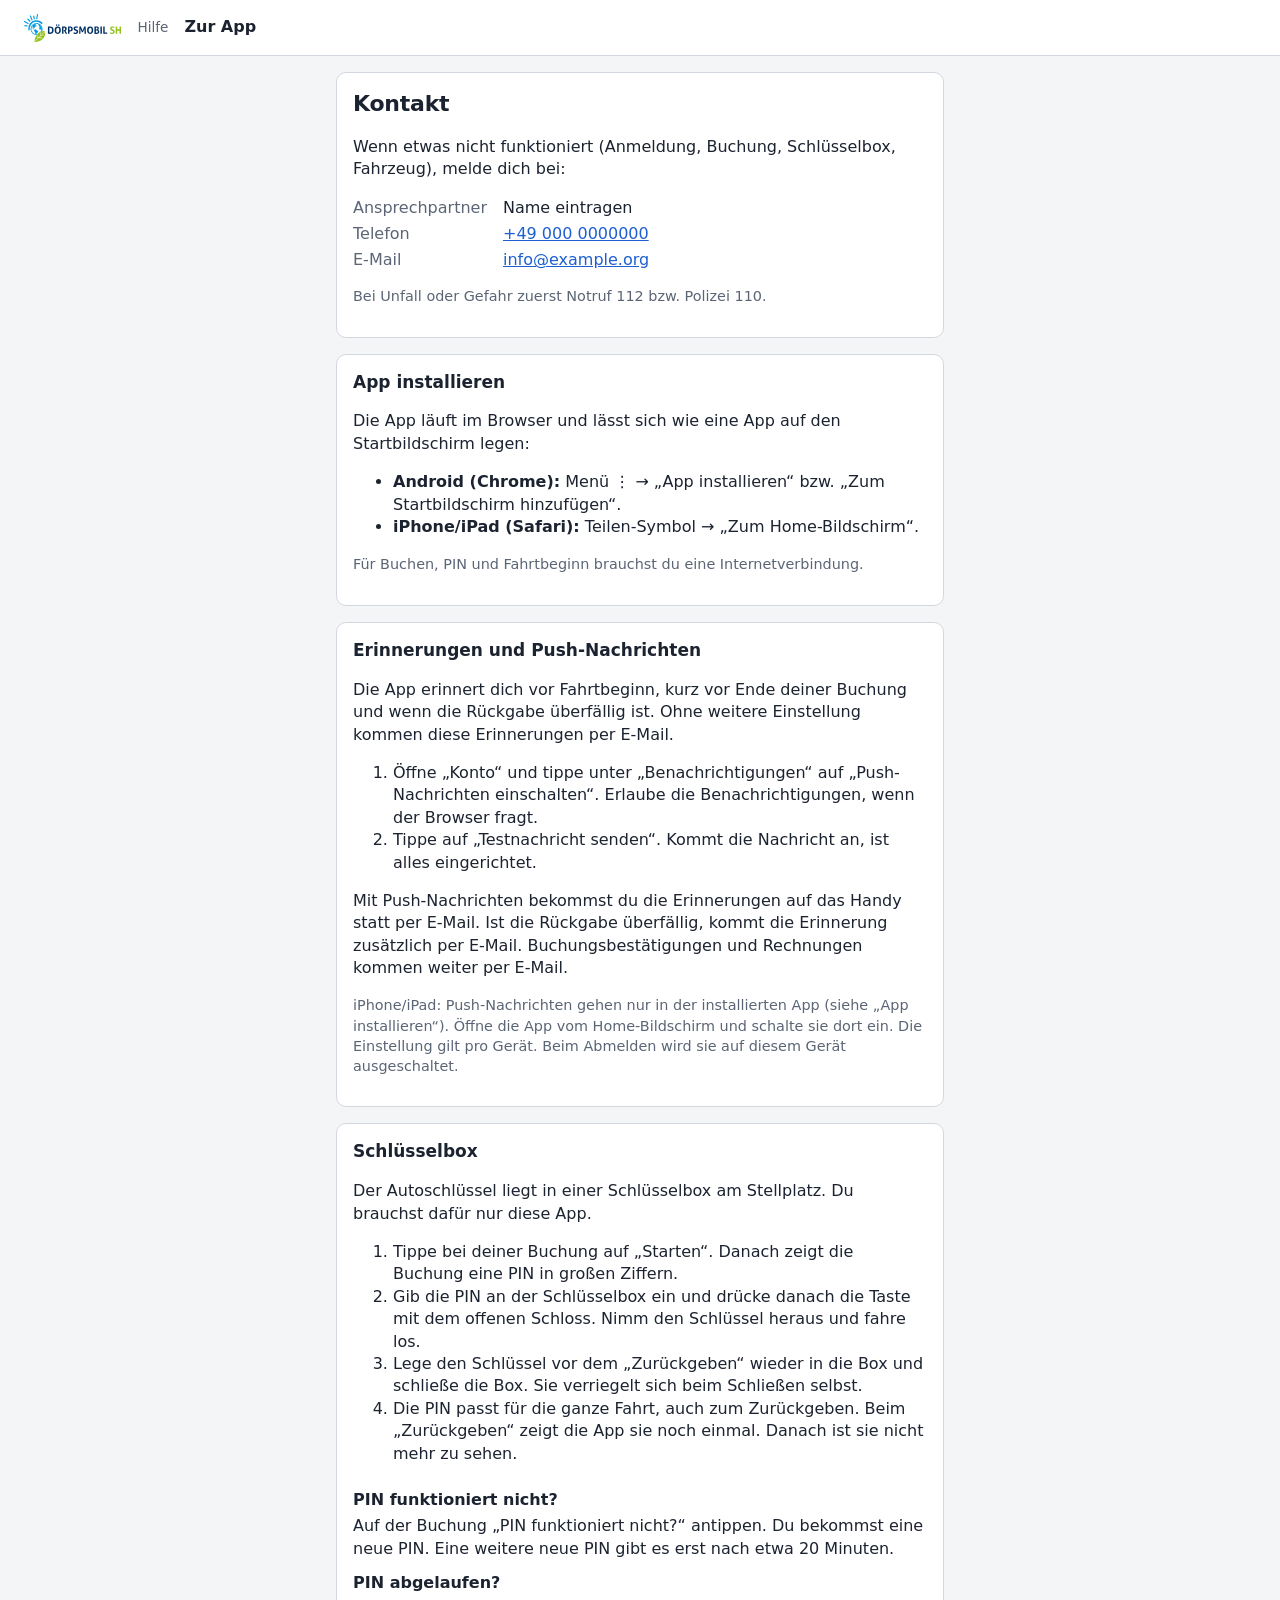
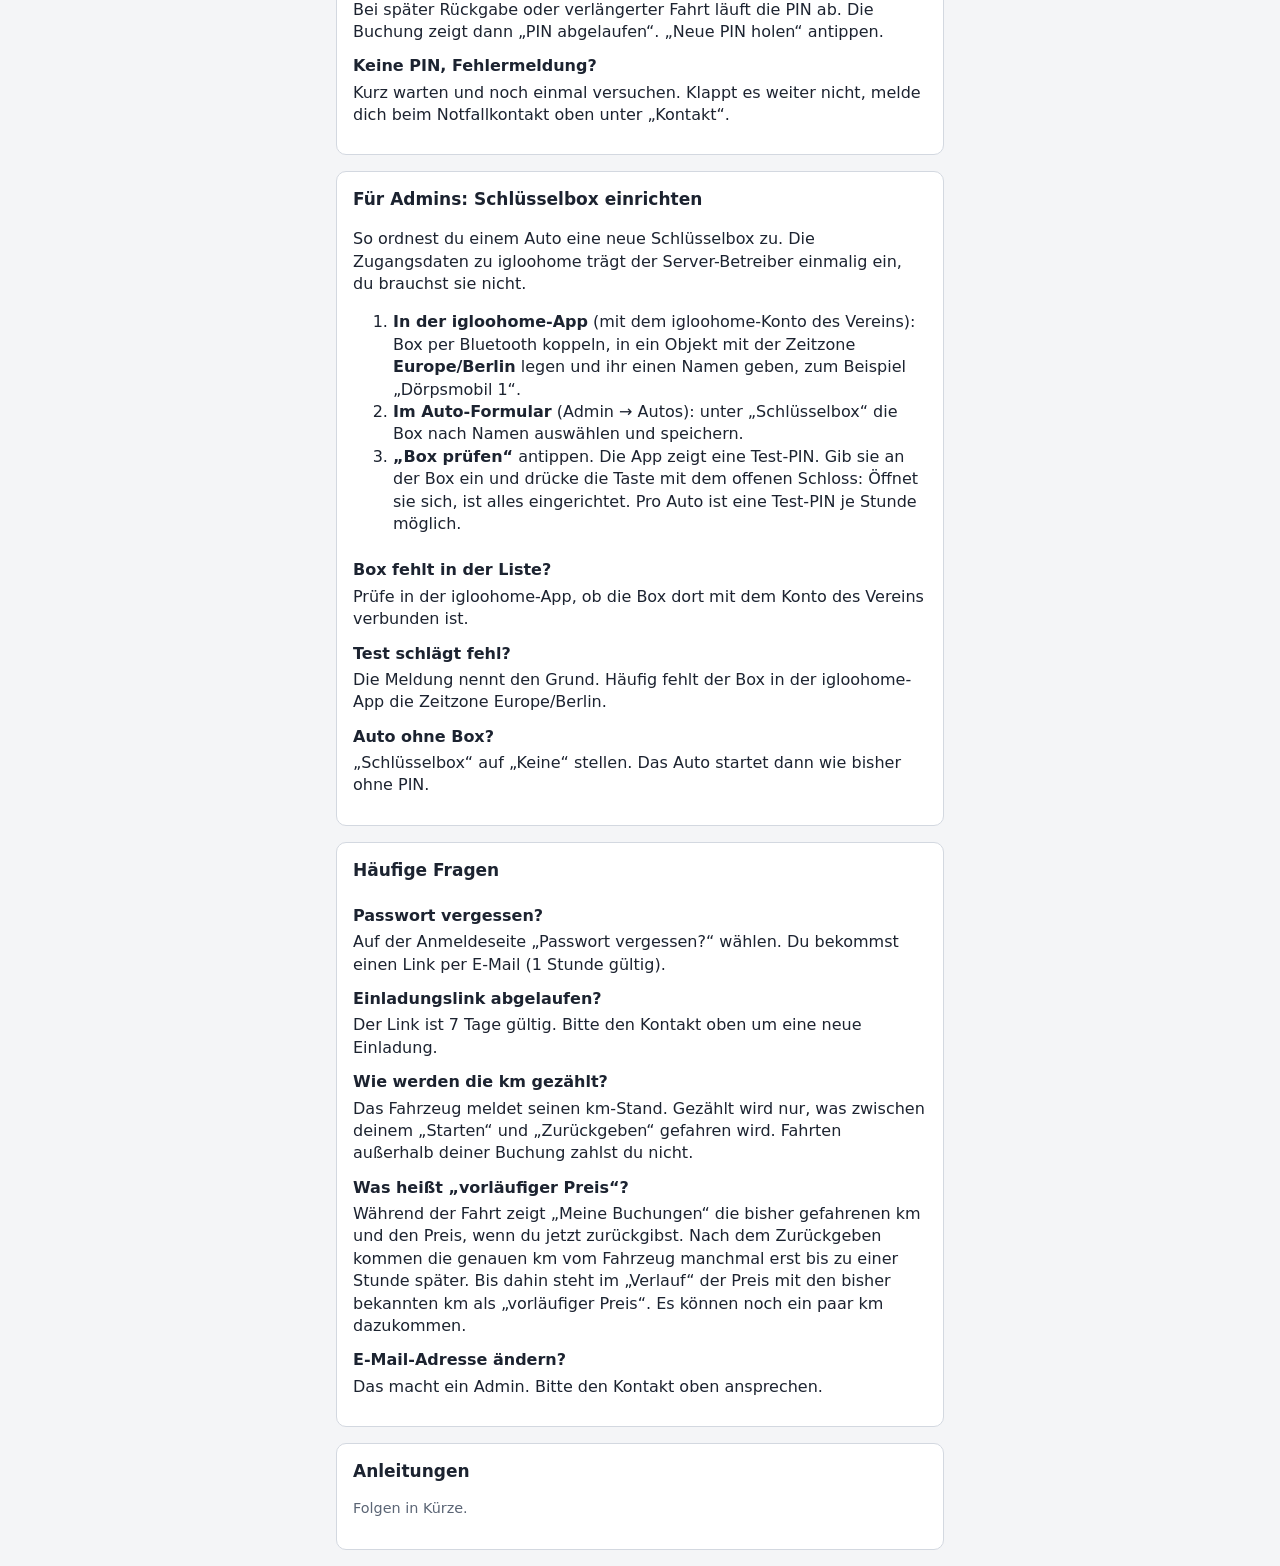
<file: web/help.html>
<!doctype html>
<html lang="de">
<head>
  <meta charset="utf-8">
  <meta name="viewport" content="width=device-width, initial-scale=1">
  <title>Hilfe – Carsharing</title>
  <meta name="theme-color" content="#ffffff" media="(prefers-color-scheme: light)">
  <meta name="theme-color" content="#1c222c" media="(prefers-color-scheme: dark)">
  <link rel="manifest" href="manifest.json">
  <link rel="stylesheet" href="style.css">
</head>
<body>
  <header class="topbar">
    <a class="brand" href="/">
      <picture>
        <source srcset="img/logo-dark.svg" media="(prefers-color-scheme: dark)">
        <img src="img/logo.svg" alt="Dörpsmobil SH" width="97" height="28">
      </picture>
    </a>
    <span class="car-name">Hilfe</span>
    <a class="topbar-link" href="/">Zur App</a>
  </header>
  <main class="view">
    <section class="card">
      <h1>Kontakt</h1>
      <p>Wenn etwas nicht funktioniert (Anmeldung, Buchung, Schlüsselbox, Fahrzeug), melde dich bei:</p>
      <!-- TODO: echte Kontaktdaten eintragen -->
      <dl class="kv">
        <dt>Ansprechpartner</dt><dd>Name eintragen</dd>
        <dt>Telefon</dt><dd><a href="tel:+490000000000">+49 000 0000000</a></dd>
        <dt>E-Mail</dt><dd><a href="mailto:info@example.org">info@example.org</a></dd>
      </dl>
      <p class="hint">Bei Unfall oder Gefahr zuerst Notruf 112 bzw. Polizei 110.</p>
    </section>

    <section class="card">
      <h2>App installieren</h2>
      <p>Die App läuft im Browser und lässt sich wie eine App auf den Startbildschirm legen:</p>
      <ul>
        <li><strong>Android (Chrome):</strong> Menü ⋮ → „App installieren“ bzw. „Zum Startbildschirm hinzufügen“.</li>
        <li><strong>iPhone/iPad (Safari):</strong> Teilen-Symbol → „Zum Home-Bildschirm“.</li>
      </ul>
      <p class="hint">Für Buchen, PIN und Fahrtbeginn brauchst du eine Internetverbindung.</p>
    </section>

    <section class="card" id="benachrichtigungen">
      <h2>Erinnerungen und Push-Nachrichten</h2>
      <p>Die App erinnert dich vor Fahrtbeginn, kurz vor Ende deiner Buchung und wenn die Rückgabe überfällig ist. Ohne weitere Einstellung kommen diese Erinnerungen per E-Mail.</p>
      <ol>
        <li>Öffne „Konto“ und tippe unter „Benachrichtigungen“ auf „Push-Nachrichten einschalten“. Erlaube die Benachrichtigungen, wenn der Browser fragt.</li>
        <li>Tippe auf „Testnachricht senden“. Kommt die Nachricht an, ist alles eingerichtet.</li>
      </ol>
      <p>Mit Push-Nachrichten bekommst du die Erinnerungen auf das Handy statt per E-Mail. Ist die Rückgabe überfällig, kommt die Erinnerung zusätzlich per E-Mail. Buchungsbestätigungen und Rechnungen kommen weiter per E-Mail.</p>
      <p class="hint">iPhone/iPad: Push-Nachrichten gehen nur in der installierten App (siehe „App installieren“). Öffne die App vom Home-Bildschirm und schalte sie dort ein. Die Einstellung gilt pro Gerät. Beim Abmelden wird sie auf diesem Gerät ausgeschaltet.</p>
    </section>

    <section class="card" id="schluesselbox">
      <h2>Schlüsselbox</h2>
      <p>Der Autoschlüssel liegt in einer Schlüsselbox am Stellplatz. Du brauchst dafür nur diese App.</p>
      <ol>
        <li>Tippe bei deiner Buchung auf „Starten“. Danach zeigt die Buchung eine PIN in großen Ziffern.</li>
        <li>Gib die PIN an der Schlüsselbox ein und drücke danach die Taste mit dem offenen Schloss. Nimm den Schlüssel heraus und fahre los.</li>
        <li>Lege den Schlüssel vor dem „Zurückgeben“ wieder in die Box und schließe die Box. Sie verriegelt sich beim Schließen selbst.</li>
        <li>Die PIN passt für die ganze Fahrt, auch zum Zurückgeben. Beim „Zurückgeben“ zeigt die App sie noch einmal. Danach ist sie nicht mehr zu sehen.</li>
      </ol>
      <dl class="kv faq">
        <dt>PIN funktioniert nicht?</dt>
        <dd>Auf der Buchung „PIN funktioniert nicht?“ antippen. Du bekommst eine neue PIN. Eine weitere neue PIN gibt es erst nach etwa 20 Minuten.</dd>
        <dt>PIN abgelaufen?</dt>
        <dd>Bei später Rückgabe oder verlängerter Fahrt läuft die PIN ab. Die Buchung zeigt dann „PIN abgelaufen“. „Neue PIN holen“ antippen.</dd>
        <dt>Keine PIN, Fehlermeldung?</dt>
        <dd>Kurz warten und noch einmal versuchen. Klappt es weiter nicht, melde dich beim Notfallkontakt oben unter „Kontakt“.</dd>
      </dl>
    </section>

    <section class="card" id="schluesselbox-einrichten">
      <h2>Für Admins: Schlüsselbox einrichten</h2>
      <p>So ordnest du einem Auto eine neue Schlüsselbox zu. Die Zugangsdaten zu igloohome trägt der Server-Betreiber einmalig ein, du brauchst sie nicht.</p>
      <ol>
        <li><strong>In der igloohome-App</strong> (mit dem igloohome-Konto des Vereins): Box per Bluetooth koppeln, in ein Objekt mit der Zeitzone <strong>Europe/Berlin</strong> legen und ihr einen Namen geben, zum Beispiel „Dörpsmobil 1“.</li>
        <li><strong>Im Auto-Formular</strong> (Admin → Autos): unter „Schlüsselbox“ die Box nach Namen auswählen und speichern.</li>
        <li><strong>„Box prüfen“</strong> antippen. Die App zeigt eine Test-PIN. Gib sie an der Box ein und drücke die Taste mit dem offenen Schloss: Öffnet sie sich, ist alles eingerichtet. Pro Auto ist eine Test-PIN je Stunde möglich.</li>
      </ol>
      <dl class="kv faq">
        <dt>Box fehlt in der Liste?</dt>
        <dd>Prüfe in der igloohome-App, ob die Box dort mit dem Konto des Vereins verbunden ist.</dd>
        <dt>Test schlägt fehl?</dt>
        <dd>Die Meldung nennt den Grund. Häufig fehlt der Box in der igloohome-App die Zeitzone Europe/Berlin.</dd>
        <dt>Auto ohne Box?</dt>
        <dd>„Schlüsselbox“ auf „Keine“ stellen. Das Auto startet dann wie bisher ohne PIN.</dd>
      </dl>
    </section>

    <section class="card">
      <h2>Häufige Fragen</h2>
      <dl class="kv faq">
        <dt>Passwort vergessen?</dt>
        <dd>Auf der Anmeldeseite „Passwort vergessen?“ wählen. Du bekommst einen Link per E-Mail (1 Stunde gültig).</dd>
        <dt>Einladungslink abgelaufen?</dt>
        <dd>Der Link ist 7 Tage gültig. Bitte den Kontakt oben um eine neue Einladung.</dd>
        <dt>Wie werden die km gezählt?</dt>
        <dd>Das Fahrzeug meldet seinen km-Stand. Gezählt wird nur, was zwischen deinem „Starten“ und „Zurückgeben“ gefahren wird. Fahrten außerhalb deiner Buchung zahlst du nicht.</dd>
        <dt>Was heißt „vorläufiger Preis“?</dt>
        <dd>Während der Fahrt zeigt „Meine Buchungen“ die bisher gefahrenen km und den Preis, wenn du jetzt zurückgibst. Nach dem Zurückgeben kommen die genauen km vom Fahrzeug manchmal erst bis zu einer Stunde später. Bis dahin steht im „Verlauf“ der Preis mit den bisher bekannten km als „vorläufiger Preis“. Es können noch ein paar km dazukommen.</dd>
        <dt>E-Mail-Adresse ändern?</dt>
        <dd>Das macht ein Admin. Bitte den Kontakt oben ansprechen.</dd>
      </dl>
    </section>

    <section class="card">
      <h2>Anleitungen</h2>
      <p class="hint">Folgen in Kürze.</p>
    </section>
  </main>
</body>
</html>
</file>
<file: web/style.css>
:root {
  --bg: #f4f5f7; --fg: #1c2330; --muted: #5b6575; --card: #fff;
  --accent: #1d5fd1; --accent-fg: #fff; --accent-soft: #e8f0fd; --accent-text: #174ba6;
  --border: #d3d8e0; --line: #eef0f3;
  --danger: #b3261e; --ok: #1b7a3d; --ok-soft: #dff3e6; --ok-text: #15612f;
  --warn: #d97706; --warn-soft: #fff4e0; --warn-text: #8a4b00;
  --input-bg: #fff; --hover: #e8f0fd; --inactive: #eef0f3;
  --other: #e4e8ee; --other-fg: #3d4756; --shadow: rgba(0,0,0,.15);
  --r-ctl: 8px; --r-card: 10px; --tabbar-h: 76px;
  color-scheme: light dark;
}
@media (prefers-color-scheme: dark) {
  :root {
    --bg: #12161c; --fg: #e6e9ef; --muted: #9aa4b2; --card: #1c222c;
    --accent: #5b9bff; --accent-fg: #0b1220; --accent-soft: #23324a; --accent-text: #8ab8ff;
    --border: #343c4a; --line: #2a3240;
    --danger: #ff8a80; --ok: #6fd08c; --ok-soft: #173b25; --ok-text: #6fd08c;
    --warn: #f0a93b; --warn-soft: #3d2e12; --warn-text: #f0c070;
    --input-bg: #12161c; --hover: #23324a; --inactive: #171b22;
    --other: #2a3240; --other-fg: #c9d1dd; --shadow: rgba(0,0,0,.5);
  }
}
* { box-sizing: border-box; }
body { margin: 0; background: var(--bg); color: var(--fg);
  font: 16px/1.4 system-ui, -apple-system, "Segoe UI", Roboto, sans-serif; }
a { color: var(--accent); }
[hidden] { display: none !important; }

/* Top bar: brand left, car name, menu (inline on desktop, bottom sheet on mobile). */
.topbar { position: sticky; top: 0; z-index: 10; display: flex; align-items: center; gap: 16px;
  height: 56px; padding: 0 16px; background: var(--card); color: var(--fg); border-bottom: 1px solid var(--border); }
.brand { display: inline-flex; align-items: center; min-height: 44px; }
.brand img { height: 28px; width: auto; display: block; }
.car-name { margin-left: auto; font-size: .85rem; color: var(--muted); white-space: nowrap; overflow: hidden; text-overflow: ellipsis; }
.topbar-link { color: inherit; font-weight: 600; text-decoration: none; padding: .5rem 0; min-height: 44px; display: inline-flex; align-items: center; }

.menu { position: fixed; left: 0; right: 0; bottom: calc(var(--tabbar-h) + env(safe-area-inset-bottom)); z-index: 20;
  display: flex; flex-direction: column; padding: 8px 0; background: var(--card);
  border-top: 1px solid var(--border); border-radius: 12px 12px 0 0; box-shadow: 0 -6px 16px var(--shadow); }
.menu a, .menu button { display: block; padding: 14px 20px; text-align: left; font: inherit; color: var(--fg);
  background: none; border: 0; text-decoration: none; cursor: pointer; }
.menu .in-tabs { display: none; }

.tabbar { position: fixed; left: 0; right: 0; bottom: 0; z-index: 20; display: grid;
  grid-template-columns: repeat(5, minmax(0, 1fr)); padding: 6px 4px calc(14px + env(safe-area-inset-bottom));
  background: var(--card); border-top: 1px solid var(--border); }
.tab { display: flex; flex-direction: column; align-items: center; justify-content: center; gap: 3px; min-height: 44px;
  padding: 0; font: inherit; font-size: 11px; font-weight: 500; color: var(--muted); text-decoration: none;
  background: none; border: 0; cursor: pointer; }
.tab svg { width: 24px; height: 24px; }
.tab[aria-current="page"], .tab[aria-expanded="true"] { color: var(--accent); font-weight: 600; }
body.tabs .view { padding-bottom: calc(var(--tabbar-h) + 16px + env(safe-area-inset-bottom)); }

@media (min-width: 900px) {
  .topbar { padding: 0 24px; }
  .car-name { margin-left: 0; }
  .tabbar { display: none !important; }
  .menu, .menu[hidden] { display: flex !important; position: static; flex: 1 1 auto; min-width: 0; flex-direction: row;
    flex-wrap: wrap; gap: 4px; padding: 0; background: none; border: 0; border-radius: 0; box-shadow: none; }
  .menu .in-tabs { display: block; }
  .menu a, .menu button { padding: 8px 12px; border-radius: 6px; font-size: .9rem; font-weight: 500; }
  .menu a[aria-current="page"] { color: var(--accent); background: var(--accent-soft); font-weight: 600; }
  .menu button { margin-left: auto; border: 1px solid var(--border); }
  body.tabs .view { padding-bottom: 24px; }
}

/* Layout and cards */
.view { max-width: 40rem; margin: 0 auto; padding: 16px; }
.view.wide { max-width: 72rem; }
.view.admin { max-width: 80rem; }
.card { background: var(--card); border: 1px solid var(--border); border-radius: var(--r-card); padding: 16px; }
.view h1 { margin: 4px 0 12px; font-size: 1.375rem; font-weight: 600; letter-spacing: -.01em; }
.card h1 { margin-top: 0; }
.view h2 { font-size: 1.0625rem; font-weight: 600; margin-top: 0; }
.view .card + .card, .view button.primary + .card, .view form.card { margin-top: 1rem; }
.view form.card button.btn { margin-top: .5rem; }
.hint { color: var(--muted); font-size: .9rem; }
.error { color: var(--danger); }
.warn { color: var(--danger); font-weight: 600; }
.success { color: var(--ok); }
.placeholder { color: var(--muted); text-align: center; padding: 2rem 0; }

/* Forms */
label { display: block; margin-bottom: 12px; color: var(--muted); font-size: .85rem; font-weight: 600; }
input, select, textarea { display: block; width: 100%; min-width: 0; margin-top: 4px; padding: 0 10px; min-height: 44px;
  font: inherit; font-weight: 400; color: var(--fg); background: var(--input-bg); border: 1px solid var(--border); border-radius: var(--r-ctl); }
textarea { padding: 10px; min-height: 88px; }
/* iOS Safari gives date inputs a fixed native width that ignores width: 100% and spills into the
   next grid column; without the native look the input takes its column's width. */
@supports (-webkit-touch-callout: none) { input[type="date"] { -webkit-appearance: none; appearance: none; } }
input::-webkit-date-and-time-value { text-align: left; }
input[type="checkbox"] { width: 20px; height: 20px; min-height: 0; margin: 0; accent-color: var(--accent); }
label.check { display: flex; align-items: center; gap: 10px; color: var(--fg); font-weight: 400; font-size: .95rem; }
label.check input { display: inline-block; width: 20px; }
.field-group { margin-bottom: 14px; }
.field-group > span { display: block; font-size: .85rem; font-weight: 600; color: var(--muted); margin-bottom: 6px; }
.field-row { display: grid; grid-template-columns: repeat(2, minmax(0, 1fr)); gap: 8px; }
.field-row label { margin: 0; font-size: .75rem; font-weight: 500; }
.chips { display: flex; gap: 8px; flex-wrap: wrap; margin-bottom: 14px; }
.chip { min-height: 36px; padding: 0 12px; font: inherit; font-size: .85rem; font-weight: 500; color: var(--fg);
  background: var(--card); border: 1px solid var(--border); border-radius: 999px; cursor: pointer; }
.estimate { display: flex; align-items: baseline; justify-content: space-between; gap: 8px; padding: 12px 14px;
  border-radius: 8px; background: var(--accent-soft); margin-bottom: 12px; }
.estimate .label { font-size: .9rem; }
.estimate .total { font-size: 1.25rem; font-weight: 700; color: var(--accent-text); font-variant-numeric: tabular-nums; }
.estimate-details { margin-bottom: 12px; }
.est-toggle { display: inline-block; margin-bottom: 14px; }
.form-foot { display: flex; flex-direction: column; gap: 10px; margin-top: 8px; }
.quiet { display: flex; align-items: center; justify-content: center; min-height: 32px; font-size: .9rem; color: var(--muted); text-decoration: none; }

/* Buttons */
.btn, button.danger, button.soft, .dialog-actions button, table.data button, .cal-btn {
  display: inline-flex; align-items: center; justify-content: center; gap: 8px; min-height: 44px; padding: 0 14px;
  font: inherit; font-weight: 500; color: var(--fg); background: var(--card); border: 1px solid var(--border);
  border-radius: var(--r-ctl); text-decoration: none; cursor: pointer; }
button.danger { color: var(--danger); }
button.soft { min-height: 36px; padding: 0 12px; font-size: .9rem; font-weight: 600; color: var(--accent-text); background: var(--accent-soft); border: 0; border-radius: 6px; }
button.primary, .btn.primary { display: inline-flex; align-items: center; justify-content: center; gap: 8px; width: 100%;
  min-height: 44px; padding: 0 16px; font: inherit; font-weight: 600; color: var(--accent-fg); background: var(--accent);
  border: 0; border-radius: var(--r-ctl); text-decoration: none; cursor: pointer; }
button.primary svg { width: 18px; height: 18px; }
button:disabled { opacity: .6; cursor: default; }
button.link { background: none; border: 0; padding: 0; color: var(--accent); text-decoration: underline; cursor: pointer; font: inherit; min-height: 0; width: auto; }
.pin-field { margin: .5rem 0; padding: 8px 12px 10px; background: var(--input-bg); border: 1px solid var(--border); border-radius: var(--r-ctl); }
.pin-label { display: block; font-size: .85rem; font-weight: 600; color: var(--muted); }
.pin-row { display: flex; flex-wrap: wrap; align-items: center; gap: .1em .35em; font-size: clamp(1.75rem, 9vw, 2.75rem); line-height: 1.2; }
.pin-digits { display: inline-flex; flex-wrap: wrap; gap: 0 .3em; font-family: ui-monospace, SFMono-Regular, Menlo, Consolas, monospace; font-weight: 700; letter-spacing: .04em; color: var(--fg); white-space: nowrap; }
.pin-key { display: inline-flex; align-items: center; justify-content: center; flex: none; width: 1.15em; height: 1.15em; color: var(--fg); border: 2px solid var(--border); border-radius: 10px; }
.pin-key svg { width: .7em; height: .7em; }
.pin-box { margin-top: .5rem; }
.dialog-actions { display: flex; gap: .5rem; flex-wrap: wrap; }
@media (min-width: 900px) { form.card button.primary, .page-head button.primary { width: auto; } }

.badge { display: inline-block; padding: 1px 10px; border-radius: 999px; background: var(--inactive); color: var(--fg);
  font-size: .75rem; font-weight: 600; line-height: 1.5; white-space: nowrap; }
.badge.ok { background: var(--ok-soft); color: var(--ok-text); }
.badge.accent { background: var(--accent-soft); color: var(--accent-text); }
.badge.warn { background: var(--warn-soft); color: var(--warn-text); }
.dot { display: inline-block; width: 8px; height: 8px; border-radius: 50%; margin-right: 6px; vertical-align: middle; background: var(--muted); }
.dot.ok { background: var(--ok); }
.dot.warn { background: var(--warn); }

/* Booking cards (my bookings, history, admin cars) */
.booking { display: flex; flex-direction: column; gap: 12px; margin-bottom: 12px; }
.booking p { margin: 0; }
.booking-head { display: flex; gap: 14px; align-items: flex-start; }
.date-block { width: 48px; flex-shrink: 0; text-align: center; padding: 6px 0; border-radius: 8px; background: var(--inactive); color: var(--fg); line-height: 1.2; }
.date-block .wd, .date-block .mo { font-size: 11px; font-weight: 600; text-transform: uppercase; letter-spacing: .04em; color: var(--muted); }
.date-block .d { font-size: 22px; font-weight: 700; line-height: 1.1; }
.date-block.today { background: var(--accent-soft); color: var(--accent); }
.date-block.today .wd, .date-block.today .mo { color: inherit; }
.booking-main { flex: 1 1 auto; min-width: 0; display: flex; flex-direction: column; gap: 2px; }
.booking-top { display: flex; align-items: center; justify-content: space-between; gap: 8px; }
.booking-time { font-weight: 600; font-size: 1.0625rem; font-variant-numeric: tabular-nums; }
.booking-car { color: var(--muted); font-size: .9rem; }
.booking-actions { display: flex; gap: 8px; flex-wrap: wrap; }
.booking-actions > * { flex: 1 1 auto; }
@media (min-width: 900px) { .booking-actions > * { flex: 0 1 auto; } }

dialog.confirm { width: calc(100% - 2rem); max-width: 24rem; padding: 20px; background: var(--card); color: var(--fg); border: 1px solid var(--border); border-radius: var(--r-card); }
/* Buttons stacked full width, the main action (last in the markup) on top. */
dialog.confirm .dialog-actions { flex-direction: column-reverse; gap: 10px; margin-top: 1.25rem; }
dialog.confirm .dialog-actions button { width: 100%; }
dialog.confirm .dialog-actions button.primary { min-height: 52px; font-size: 1.1rem; }
dialog.confirm h2 { margin-top: 0; }
dialog.confirm label { display: block; margin-bottom: .75rem; }

/* Calendar */
.cal-bar { display: flex; flex-wrap: wrap; gap: 8px; align-items: center; justify-content: space-between; margin-bottom: 12px; }
.cal-bar select { margin: 0; width: auto; }
.cal-nav { display: flex; gap: 6px; align-items: center; }
.cal-btn { min-width: 44px; padding: 0 10px; font-size: 1.25rem; }
.cal-btn.today { font-size: .9rem; font-weight: 600; color: var(--accent); }
.cal-title { font-weight: 600; margin-left: 4px; }
.cal-grid { display: grid; gap: 1px; background: var(--border); border: 1px solid var(--border); border-radius: var(--r-card); overflow: hidden; }
.cal-corner, .cal-head, .cal-time { background: var(--card); font-size: .75rem; color: var(--muted); }
.cal-head { text-align: center; padding: 6px 0; font-weight: 600; }
.cal-head.today { color: var(--accent); }
.cal-time { padding: 0 4px; min-height: 28px; font-variant-numeric: tabular-nums; }
.cal-cell { min-height: 28px; padding: 0 .25rem; border: 0; font: inherit; font-size: .75rem;
  text-align: left; overflow: hidden; white-space: nowrap; display: block; width: 100%; }
.cal-cell.free { background: var(--card); cursor: pointer; }
.cal-cell.free:hover:not(:disabled) { background: var(--hover); }
.cal-cell.free:disabled { background: var(--inactive); cursor: default; }
.cal-cell.own { background: var(--accent); color: var(--accent-fg); cursor: pointer; font-weight: 600; }
.cal-cell.other { background: var(--other); color: var(--other-fg); }
.cal-cell.gap { background: var(--inactive); }
.cal-cell.now { box-shadow: inset 0 2px 0 var(--danger); }
.cal-cta { margin-top: 12px; }
@media (min-width: 700px) { .btn.cal-cta { display: none; } } /* .btn: must beat .btn.primary { display: inline-flex } */

/* Admin: section nav (sidebar on desktop), page header, filters, tables */
.subnav { display: flex; gap: 4px; overflow-x: auto; margin-bottom: 16px; padding-bottom: 4px; scrollbar-width: none; }
.subnav::-webkit-scrollbar { display: none; }
.subnav-title { display: none; }
.subnav a { display: flex; align-items: center; gap: 8px; padding: 8px 12px; border-radius: 8px; font-size: .9rem; font-weight: 500;
  color: var(--fg); text-decoration: none; white-space: nowrap; }
.subnav a[aria-current="page"] { color: var(--accent); background: var(--accent-soft); font-weight: 600; }
.subnav svg { width: 20px; height: 20px; flex-shrink: 0; }
.admin-main { min-width: 0; }
@media (min-width: 900px) {
  .view.admin { display: grid; grid-template-columns: 220px minmax(0, 1fr); gap: 24px; align-items: start; padding: 24px; }
  .subnav { flex-direction: column; overflow: visible; position: sticky; top: 76px; margin: 0; padding: 0; }
  .subnav-title { display: block; padding: 0 12px 8px; font-size: .75rem; font-weight: 600; text-transform: uppercase; letter-spacing: .06em; color: var(--muted); }
  .subnav a { padding: 10px 12px; }
}
.page-head { display: flex; flex-wrap: wrap; align-items: center; justify-content: space-between; gap: 12px; margin-bottom: 16px; }
.page-head h1 { margin: 0; }
.page-head .sub { display: block; font-size: .9rem; color: var(--muted); }
.page-head .actions { display: flex; gap: 8px; flex-wrap: wrap; }
.filter-bar { display: flex; flex-wrap: wrap; gap: 8px; align-items: center; margin-bottom: 16px; }
.filter-bar label { margin: 0; flex: 1 1 10rem; }
.filter-bar input, .filter-bar select { margin: 0; }
.filter-bar label.check { flex: 0 0 auto; }
.filter-bar .search { flex: 1 1 240px; }
.table-wrap { overflow-x: auto; margin-bottom: 16px; background: var(--card); border: 1px solid var(--border); border-radius: var(--r-card); }
table.data { width: 100%; border-collapse: collapse; font-size: .9rem; }
table.data th { padding: 12px 16px; text-align: left; font-size: .75rem; font-weight: 600; text-transform: uppercase; letter-spacing: .04em;
  color: var(--muted); border-bottom: 1px solid var(--border); white-space: nowrap; }
table.data td { padding: 12px 16px; border-bottom: 1px solid var(--line); vertical-align: middle; white-space: nowrap; }
table.data tr:last-child td { border-bottom: 0; }
table.data td.actions { display: flex; gap: 6px; flex-wrap: wrap; justify-content: flex-end; }
table.data td.num { font-variant-numeric: tabular-nums; }
table.data tr.inactive td { color: var(--muted); }
table.data button { min-height: 34px; padding: 0 12px; font-size: .85rem; border-radius: 6px; }

/* Admin tariffs: list left, detail right */
.tariff-layout { display: flex; flex-wrap: wrap; gap: 16px; align-items: flex-start; }
.tariff-list { flex: 1 1 240px; display: flex; flex-direction: column; gap: 8px; }
@media (min-width: 700px) { .tariff-list { max-width: 320px; } }
.tariff-list a { display: flex; flex-direction: column; gap: 4px; padding: 14px 16px; background: var(--card);
  border: 1px solid var(--border); border-radius: var(--r-card); text-decoration: none; color: var(--fg); }
.tariff-list a[aria-current="true"] { border: 2px solid var(--accent); padding: 13px 15px; }
.tariff-list .row { display: flex; align-items: center; justify-content: space-between; gap: 8px; font-weight: 600; }
.tariff-list .sum { font-size: .85rem; color: var(--muted); font-variant-numeric: tabular-nums; }
.tariff-detail { flex: 999 1 420px; min-width: 0; display: flex; flex-direction: column; gap: 18px; }
.tariff-detail h2 { margin: 0; font-size: 1.25rem; }
.tariff-detail table.data th, .tariff-detail table.data td { padding: 10px 12px; }
.rate-tiles { display: grid; grid-template-columns: repeat(2, minmax(0, 1fr)); gap: 12px; }
@media (min-width: 700px) { .rate-tiles { grid-template-columns: repeat(4, minmax(0, 1fr)); } }
.tile { padding: 12px 14px; border-radius: 8px; background: var(--bg); display: flex; flex-direction: column; gap: 2px; }
.tile .k { font-size: .75rem; color: var(--muted); }
.tile .v { font-size: 1.125rem; font-weight: 600; font-variant-numeric: tabular-nums; }
.sec-head { display: flex; align-items: center; justify-content: space-between; gap: 12px; }
.sec-head h3 { margin: 0; font-size: .95rem; }

/* Login */
.login-logo { display: block; width: min(260px, 70%); height: auto; margin: 24px auto 20px; }

/* Misc */
.damage-photos { display: flex; flex-wrap: wrap; gap: .5rem; }
.damage-photos img { width: 8rem; height: 8rem; object-fit: cover; border-radius: .25rem; }
dl.price-lines { display: grid; grid-template-columns: 1fr auto; gap: .25rem 1rem; margin: .5rem 0; font-variant-numeric: tabular-nums; }
dl.price-lines dt, dl.price-lines dd { margin: 0; }
dl.price-lines dd { text-align: right; }
.mandate-text { white-space: pre-wrap; font: inherit; font-size: .9rem; background: var(--bg); border: 1px solid var(--border); border-radius: 6px; padding: .75rem; max-height: 16rem; overflow: auto; }
dl.kv { display: grid; grid-template-columns: max-content 1fr; gap: .25rem 1rem; margin: 0 0 .75rem; }
dl.kv dt { color: var(--muted); }
dl.kv dd { margin: 0; overflow-wrap: anywhere; }
dl.kv.faq { grid-template-columns: 1fr; }
dl.kv.faq dt { color: var(--fg); font-weight: 600; margin-top: .5rem; }
dl.kv.faq dd { margin: 0; }
</file>
